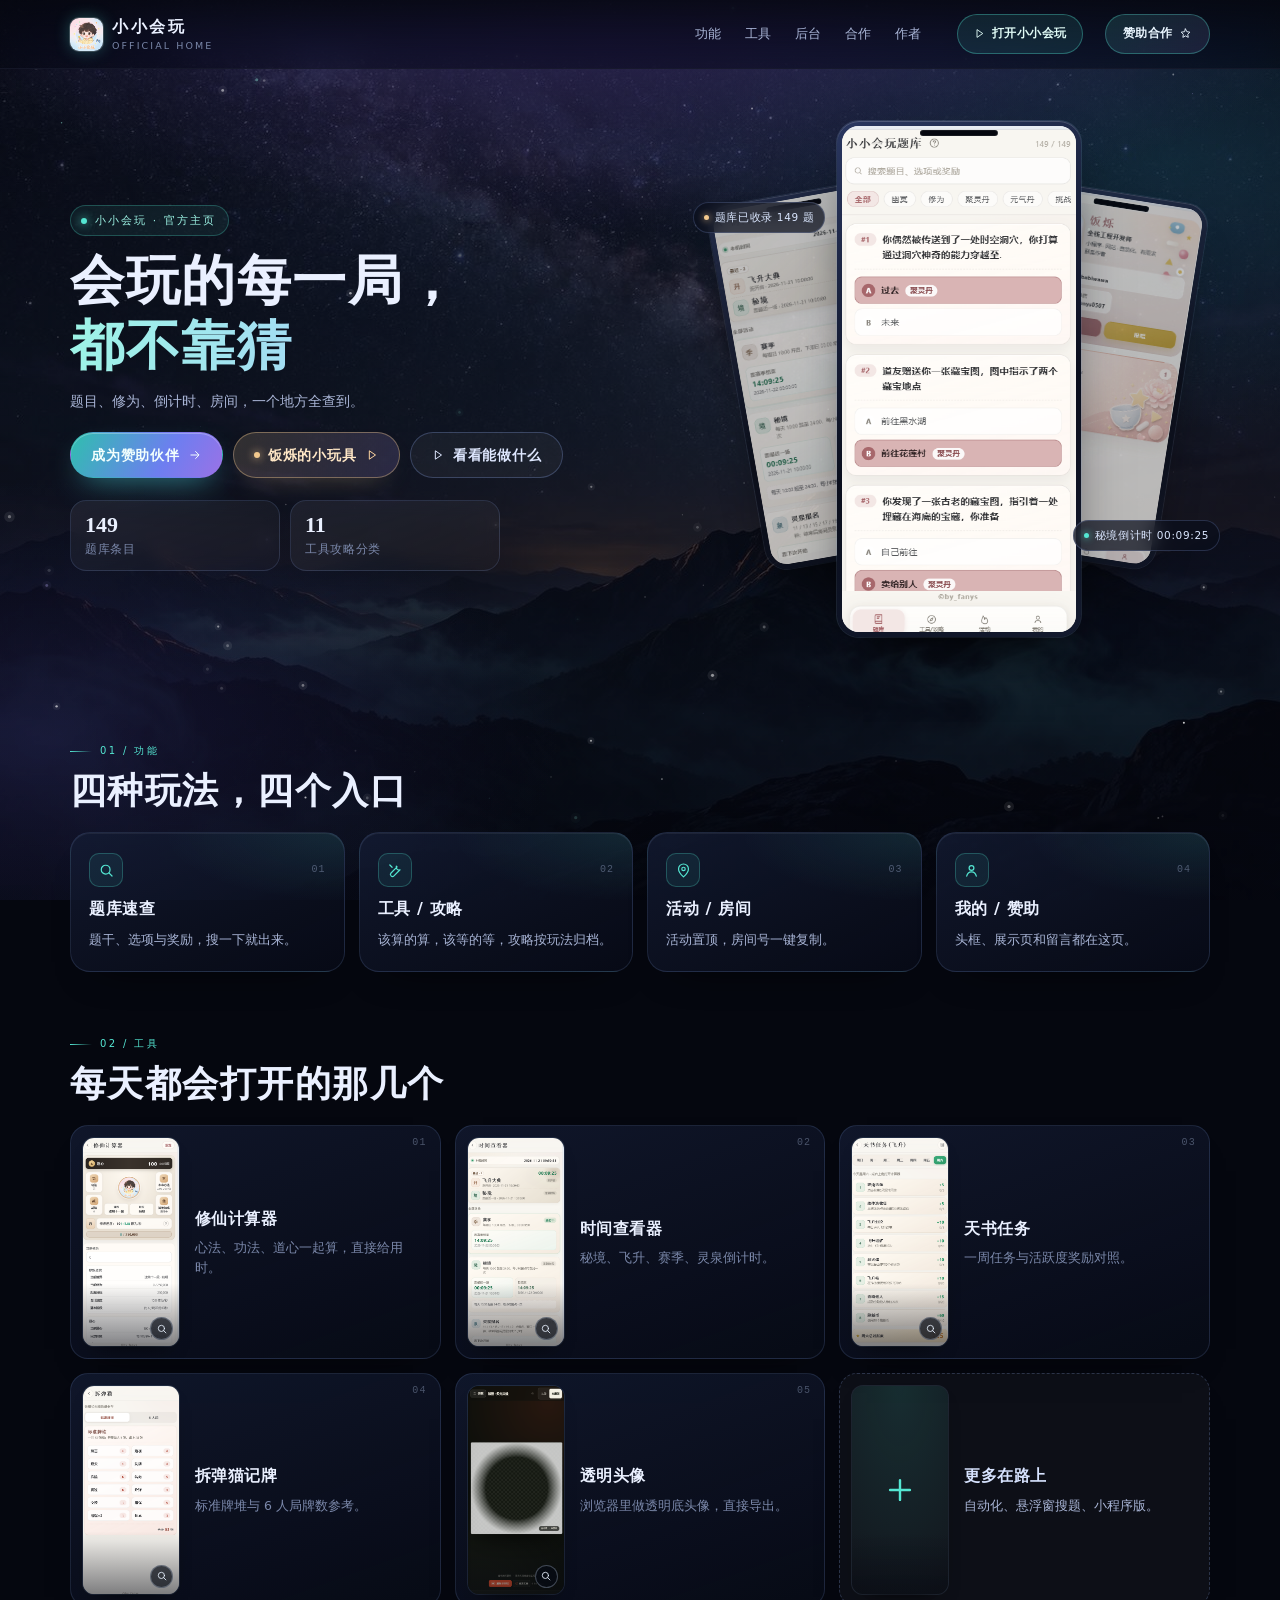
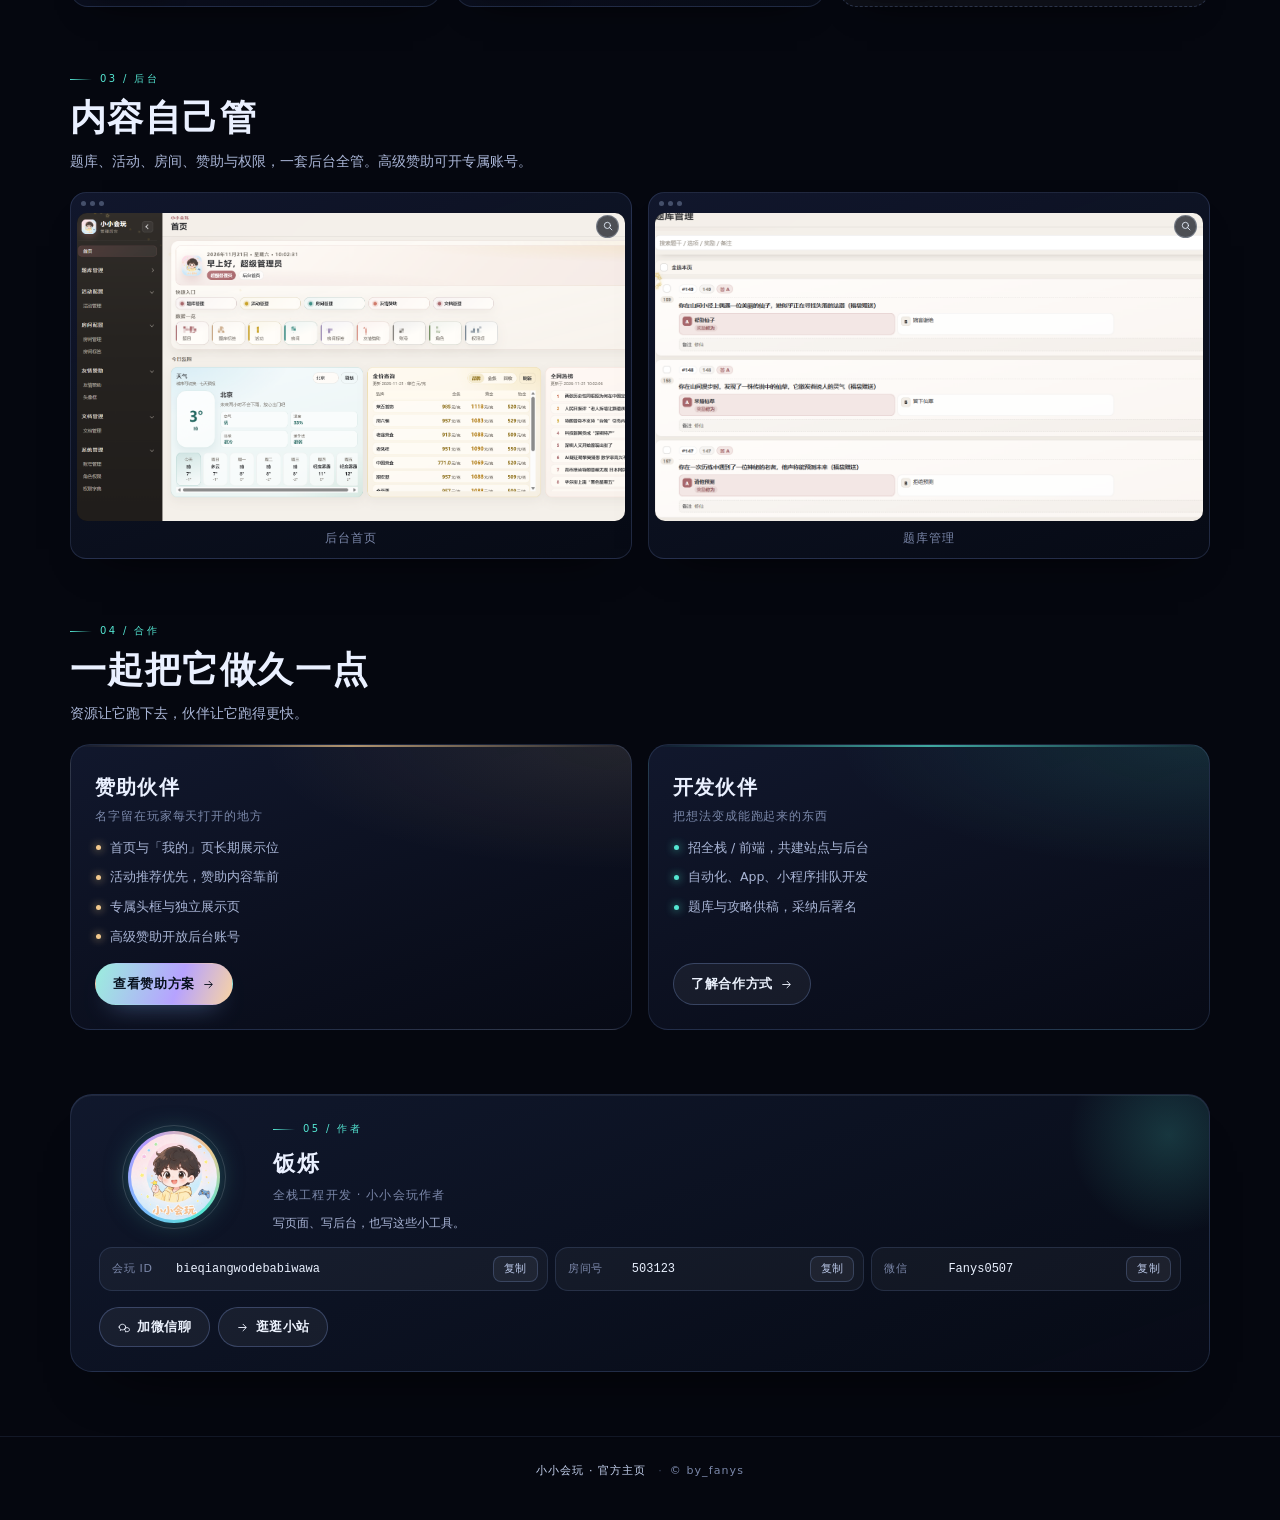
<file: index.html>
<!DOCTYPE html>
<html lang="zh-CN">
<head>
<meta charset="utf-8">
<meta name="viewport" content="width=device-width, initial-scale=1, viewport-fit=cover">
<title>小小会玩 · 官方主页</title>
<meta name="description" content="小小会玩官方主页：题库速查、修仙工具、秘境倒计时与活动房间，并开放赞助合作与共同开发。">
<meta name="theme-color" content="#05070f">
<meta property="og:title" content="小小会玩 · 官方主页">
<meta property="og:description" content="小小会玩官方主页：题库速查、修仙工具、秘境倒计时与活动房间，并开放赞助合作与共同开发。">
<meta property="og:type" content="website">
<link rel="icon" href="./images/app-icon.jpg">
<link rel="apple-touch-icon" href="./images/app-icon.jpg">
<style>:root{--bg-portrait:url("../images/bg-starry-portrait-s.jpg");--bg-wide:url("../images/bg-starry-wide-s.jpg");}</style>
<link rel="stylesheet" href="./assets/site.css?v=70127a26">
</head>
<body>
<div class="progress" aria-hidden="true"></div>
<div class="bg" aria-hidden="true"></div>
<div class="veil" aria-hidden="true"></div>
<canvas id="stars" aria-hidden="true"></canvas>
<header class="site-head">
  <div class="wrap">
    <a class="brand" href="./index.html">
      <img src="./images/app-icon.jpg" alt="小小会玩图标" width="33" height="33">
      <span><b>小小会玩</b><small>OFFICIAL HOME</small></span>
    </a>
    <nav class="nav"><a href="#features">功能</a><a href="#tools">工具</a><a href="#admin">后台</a><a href="#join">合作</a><a href="#author">作者</a></nav>
    <a class="head-app" href="#" data-app="open" aria-label="打开小小会玩"><svg viewBox="0 0 24 24" fill="none" stroke="currentColor" stroke-width="1.7" stroke-linecap="round" stroke-linejoin="round" aria-hidden="true"><path d="M8 5.2l10 6.8-10 6.8z"/></svg><span class="ha-short">打开</span><span class="ha-long">打开小小会玩</span></a>
    <a class="head-cta" href="./sponsor.html">赞助合作 <svg viewBox="0 0 24 24" fill="none" stroke="currentColor" stroke-width="1.7" stroke-linecap="round" stroke-linejoin="round" aria-hidden="true"><path d="M12 3.6l2.5 5.1 5.6.8-4 4 1 5.6-5-2.7-5 2.7 1-5.6-4-4 5.6-.8z"/></svg></a>
  </div>
</header>
<main>
<section class="hero wrap" id="top">
  <div class="hero-inner">
    <div class="hero-copy reveal">
      <span class="eyebrow"><i></i>小小会玩 · 官方主页</span>
      <h1><span class="line">会玩的每一局，</span><span class="line grad">都不靠猜</span></h1>
      <p class="hero-lead">题目、修为、倒计时、房间，一个地方全查到。</p>
      <div class="cta-row">
        <a class="btn btn-primary" href="./sponsor.html">成为赞助伙伴<svg viewBox="0 0 24 24" fill="none" stroke="currentColor" stroke-width="1.7" stroke-linecap="round" stroke-linejoin="round" aria-hidden="true"><path d="M5 12h13"/><path d="M13 6l6 6-6 6"/></svg></a>
        <a class="btn btn-toy" href="https://shuool.github.io/tools" data-todo="toy" data-tip="小玩具马上就来 ✦"><span class="btn-toy-dot" aria-hidden="true"></span>饭烁的小玩具<svg viewBox="0 0 24 24" fill="none" stroke="currentColor" stroke-width="1.7" stroke-linecap="round" stroke-linejoin="round" aria-hidden="true"><path d="M8 5.2l10 6.8-10 6.8z"/></svg></a>
        <a class="btn btn-ghost" href="#features"><svg viewBox="0 0 24 24" fill="none" stroke="currentColor" stroke-width="1.7" stroke-linecap="round" stroke-linejoin="round" aria-hidden="true"><path d="M8 5.2l10 6.8-10 6.8z"/></svg>看看能做什么</a>
      </div>
      <div class="stats"><div class="stat"><b data-count="149">149</b><span>题库条目</span></div><div class="stat"><b data-count="11">11</b><span>工具攻略分类</span></div></div>
    </div>
    <div class="hero-visual reveal">
      <div class="halo" aria-hidden="true"></div>
      <article class="phone phone--left"><img src="./images/时间查看器.png" alt="" loading="lazy" decoding="async" data-view="./images/时间查看器.png" data-title="页面预览"></article>
      <article class="phone phone--right"><img src="./images/我的.png" alt="" loading="lazy" decoding="async" data-view="./images/我的.png" data-title="页面预览"></article>
      <article class="phone phone--main"><img src="./images/题库.png" alt="题库页面：搜索题目与奖励标签" fetchpriority="high" decoding="async" data-view="./images/题库.png" data-title="题库页面：搜索题目与奖励标签"></article>
      <div class="float-chip chip-a"><i></i>题库已收录 149 题</div><div class="float-chip chip-b"><i></i>秘境倒计时 00:09:25</div>
    </div>
  </div>
</section>

<section class="sec wrap" id="features">
  <div class="sec-head reveal">
    <p class="kicker">01 / 功能</p>
    <h2 class="sec-title">四种玩法，四个入口</h2>
  </div>
  <div class="features">
        <article class="feature reveal">
          <div class="feature-head"><span class="f-ico"><svg viewBox="0 0 24 24" fill="none" stroke="currentColor" stroke-width="1.7" stroke-linecap="round" stroke-linejoin="round" aria-hidden="true"><circle cx="10.8" cy="10.8" r="6.2"/><path d="M15.4 15.4l4.4 4.4"/></svg></span><span class="f-num">01</span></div>
          <h3>题库速查</h3>
          <p>题干、选项与奖励，搜一下就出来。</p>
        </article>
        <article class="feature reveal">
          <div class="feature-head"><span class="f-ico"><svg viewBox="0 0 24 24" fill="none" stroke="currentColor" stroke-width="1.7" stroke-linecap="round" stroke-linejoin="round" aria-hidden="true"><path d="M14.6 5.8a4 4 0 0 0 5.2 5.2l-8.6 8.6a2.9 2.9 0 0 1-4.1-4.1l8.6-8.6z"/><path d="M5.4 4.2l3.2 3.2"/></svg></span><span class="f-num">02</span></div>
          <h3>工具 / 攻略</h3>
          <p>该算的算，该等的等，攻略按玩法归档。</p>
        </article>
        <article class="feature reveal">
          <div class="feature-head"><span class="f-ico"><svg viewBox="0 0 24 24" fill="none" stroke="currentColor" stroke-width="1.7" stroke-linecap="round" stroke-linejoin="round" aria-hidden="true"><path d="M12 21s7-6.4 7-11.2A7 7 0 0 0 5 9.8C5 14.6 12 21 12 21z"/><circle cx="12" cy="9.8" r="2.4"/></svg></span><span class="f-num">03</span></div>
          <h3>活动 / 房间</h3>
          <p>活动置顶，房间号一键复制。</p>
        </article>
        <article class="feature reveal">
          <div class="feature-head"><span class="f-ico"><svg viewBox="0 0 24 24" fill="none" stroke="currentColor" stroke-width="1.7" stroke-linecap="round" stroke-linejoin="round" aria-hidden="true"><circle cx="12" cy="8.4" r="3.4"/><path d="M5.2 20c.9-3.9 3.6-6 6.8-6s5.9 2.1 6.8 6"/></svg></span><span class="f-num">04</span></div>
          <h3>我的 / 赞助</h3>
          <p>头框、展示页和留言都在这页。</p>
        </article>
  </div>
</section>

<section class="sec wrap" id="tools">
  <div class="sec-head reveal">
    <p class="kicker">02 / 工具</p>
    <h2 class="sec-title">每天都会打开的那几个</h2>
  </div>
  <div class="tools">
        <article class="tool reveal">
          <div class="tool-thumb"><img src="./images/修仙计算器.png" alt="修仙计算器界面" loading="lazy" decoding="async" data-view="./images/修仙计算器.png" data-title="修仙计算器界面"><span class="zoom-mark"><svg viewBox="0 0 24 24" fill="none" stroke="currentColor" stroke-width="1.7" stroke-linecap="round" stroke-linejoin="round" aria-hidden="true"><circle cx="10.8" cy="10.8" r="6.2"/><path d="M15.4 15.4l4.4 4.4"/></svg></span></div>
          <span class="tool-idx">01</span>
          <div class="tool-body">
            <h3>修仙计算器</h3>
            <p>心法、功法、道心一起算，直接给用时。</p>
          </div>
        </article>
        <article class="tool reveal">
          <div class="tool-thumb"><img src="./images/时间查看器.png" alt="时间查看器界面" loading="lazy" decoding="async" data-view="./images/时间查看器.png" data-title="时间查看器界面"><span class="zoom-mark"><svg viewBox="0 0 24 24" fill="none" stroke="currentColor" stroke-width="1.7" stroke-linecap="round" stroke-linejoin="round" aria-hidden="true"><circle cx="10.8" cy="10.8" r="6.2"/><path d="M15.4 15.4l4.4 4.4"/></svg></span></div>
          <span class="tool-idx">02</span>
          <div class="tool-body">
            <h3>时间查看器</h3>
            <p>秘境、飞升、赛季、灵泉倒计时。</p>
          </div>
        </article>
        <article class="tool reveal">
          <div class="tool-thumb"><img src="./images/天书任务.png" alt="天书任务界面" loading="lazy" decoding="async" data-view="./images/天书任务.png" data-title="天书任务界面"><span class="zoom-mark"><svg viewBox="0 0 24 24" fill="none" stroke="currentColor" stroke-width="1.7" stroke-linecap="round" stroke-linejoin="round" aria-hidden="true"><circle cx="10.8" cy="10.8" r="6.2"/><path d="M15.4 15.4l4.4 4.4"/></svg></span></div>
          <span class="tool-idx">03</span>
          <div class="tool-body">
            <h3>天书任务</h3>
            <p>一周任务与活跃度奖励对照。</p>
          </div>
        </article>
        <article class="tool reveal">
          <div class="tool-thumb"><img src="./images/拆弹猫.png" alt="拆弹猫记牌界面" loading="lazy" decoding="async" data-view="./images/拆弹猫.png" data-title="拆弹猫记牌界面"><span class="zoom-mark"><svg viewBox="0 0 24 24" fill="none" stroke="currentColor" stroke-width="1.7" stroke-linecap="round" stroke-linejoin="round" aria-hidden="true"><circle cx="10.8" cy="10.8" r="6.2"/><path d="M15.4 15.4l4.4 4.4"/></svg></span></div>
          <span class="tool-idx">04</span>
          <div class="tool-body">
            <h3>拆弹猫记牌</h3>
            <p>标准牌堆与 6 人局牌数参考。</p>
          </div>
        </article>
        <article class="tool reveal">
          <div class="tool-thumb"><img src="./images/透明头像工具制作.png" alt="透明头像生成界面" loading="lazy" decoding="async" data-view="./images/透明头像工具制作.png" data-title="透明头像生成界面"><span class="zoom-mark"><svg viewBox="0 0 24 24" fill="none" stroke="currentColor" stroke-width="1.7" stroke-linecap="round" stroke-linejoin="round" aria-hidden="true"><circle cx="10.8" cy="10.8" r="6.2"/><path d="M15.4 15.4l4.4 4.4"/></svg></span></div>
          <span class="tool-idx">05</span>
          <div class="tool-body">
            <h3>透明头像</h3>
            <p>浏览器里做透明底头像，直接导出。</p>
          </div>
        </article><article class="tool tool--more reveal">
          <div class="tool-thumb tool-thumb--more"><svg viewBox="0 0 24 24" fill="none" stroke="currentColor" stroke-width="1.7" stroke-linecap="round" stroke-linejoin="round" aria-hidden="true"><path d="M12 5v14"/><path d="M5 12h14"/></svg></div>
          <div class="tool-body">
            <h3>更多在路上</h3>
            <p>自动化、悬浮窗搜题、小程序版。</p>
          </div>
        </article>
  </div>
</section>

<section class="sec wrap" id="admin">
  <div class="sec-head reveal">
    <p class="kicker">03 / 后台</p>
    <h2 class="sec-title">内容自己管</h2>
    <p class="sec-sub">题库、活动、房间、赞助与权限，一套后台全管。高级赞助可开专属账号。</p>
  </div>
  <div class="shots">
        <article class="shot reveal">
          <div class="shot-bar" aria-hidden="true"><i></i><i></i><i></i></div>
          <img src="./images/后台.png" alt="后台首页" loading="lazy" decoding="async" data-view="./images/后台.png" data-title="后台首页">
          <span class="zoom-mark"><svg viewBox="0 0 24 24" fill="none" stroke="currentColor" stroke-width="1.7" stroke-linecap="round" stroke-linejoin="round" aria-hidden="true"><circle cx="10.8" cy="10.8" r="6.2"/><path d="M15.4 15.4l4.4 4.4"/></svg></span>
          <p class="shot-cap">后台首页</p>
        </article>
        <article class="shot reveal">
          <div class="shot-bar" aria-hidden="true"><i></i><i></i><i></i></div>
          <img src="./images/后台题库.png" alt="题库管理" loading="lazy" decoding="async" data-view="./images/后台题库.png" data-title="题库管理">
          <span class="zoom-mark"><svg viewBox="0 0 24 24" fill="none" stroke="currentColor" stroke-width="1.7" stroke-linecap="round" stroke-linejoin="round" aria-hidden="true"><circle cx="10.8" cy="10.8" r="6.2"/><path d="M15.4 15.4l4.4 4.4"/></svg></span>
          <p class="shot-cap">题库管理</p>
        </article>
  </div>
</section>

<section class="sec wrap" id="join">
  <div class="sec-head reveal">
    <p class="kicker">04 / 合作</p>
    <h2 class="sec-title">一起把它做久一点</h2>
    <p class="sec-sub">资源让它跑下去，伙伴让它跑得更快。</p>
  </div>
  <div class="join">
        <article class="join-card  reveal">
          <h3>赞助伙伴</h3>
          <p class="join-sub">名字留在玩家每天打开的地方</p>
          <ul class="points"><li>首页与「我的」页长期展示位</li><li>活动推荐优先，赞助内容靠前</li><li>专属头框与独立展示页</li><li>高级赞助开放后台账号</li></ul>
          <div class="cta-row">
            <a class="line-btn solid-line" href="./sponsor.html">查看赞助方案<svg viewBox="0 0 24 24" fill="none" stroke="currentColor" stroke-width="1.7" stroke-linecap="round" stroke-linejoin="round" aria-hidden="true"><path d="M5 12h13"/><path d="M13 6l6 6-6 6"/></svg></a>
          </div>
        </article>
        <article class="join-card dev reveal">
          <h3>开发伙伴</h3>
          <p class="join-sub">把想法变成能跑起来的东西</p>
          <ul class="points"><li>招全栈 / 前端，共建站点与后台</li><li>自动化、App、小程序排队开发</li><li>题库与攻略供稿，采纳后署名</li></ul>
          <div class="cta-row">
            <a class="line-btn " href="./join.html">了解合作方式<svg viewBox="0 0 24 24" fill="none" stroke="currentColor" stroke-width="1.7" stroke-linecap="round" stroke-linejoin="round" aria-hidden="true"><path d="M5 12h13"/><path d="M13 6l6 6-6 6"/></svg></a>
          </div>
        </article>
  </div>
</section>

<section class="sec wrap" id="author">
  <div class="author reveal">
    <div class="author-main">
      <div class="ava"><img src="./images/app-icon.jpg" alt="饭烁头像" loading="lazy" decoding="async"></div>
      <div class="author-intro">
        <p class="kicker">05 / 作者</p>
        <h2 class="author-name">饭烁</h2>
        <p class="author-role">全栈工程开发 · 小小会玩作者</p>
        <p class="author-bio">写页面、写后台，也写这些小工具。</p>
      </div>
    </div>
    <dl class="id-list">
          <div class="id-row">
            <dt>会玩 ID</dt>
            <dd>bieqiangwodebabiwawa</dd>
            <button class="copy" type="button" data-copy="bieqiangwodebabiwawa" data-label="复制">复制</button>
          </div>
          <div class="id-row">
            <dt>房间号</dt>
            <dd>503123</dd>
            <button class="copy" type="button" data-copy="503123" data-label="复制">复制</button>
          </div>
          <div class="id-row">
            <dt>微信</dt>
            <dd>Fanys0507</dd>
            <button class="copy" type="button" data-copy="Fanys0507" data-label="复制">复制</button>
          </div>
    </dl>
    <div class="author-actions"><button class="line-btn" type="button" data-copy="Fanys0507" data-label="加微信聊"><svg viewBox="0 0 24 24" fill="none" stroke="currentColor" stroke-width="1.7" stroke-linecap="round" stroke-linejoin="round" aria-hidden="true"><path d="M4 11.2c0-3 2.8-5.2 6-5.2s6 2.2 6 5.2-2.8 5.2-6 5.2c-.6 0-1.2-.1-1.7-.2L6 17.6l.6-2.3A5.6 5.6 0 0 1 4 11.2z"/><path d="M14 16c0-2.2 2.1-3.8 4.5-3.8S23 13.8 23 16s-2.1 3.8-4.5 3.8c-.5 0-.9-.1-1.3-.2L15.6 20l.4-1.6A4.4 4.4 0 0 1 14 16z"/></svg>加微信聊</button><a class="line-btn" href="#tools"><svg viewBox="0 0 24 24" fill="none" stroke="currentColor" stroke-width="1.7" stroke-linecap="round" stroke-linejoin="round" aria-hidden="true"><path d="M5 12h13"/><path d="M13 6l6 6-6 6"/></svg>逛逛小站</a></div>
  </div>
</section></main>
<footer class="foot">
  <div class="wrap">
    <b>小小会玩 · 官方主页</b>
    <span class="dot">·</span>© by_fanys
  </div>
</footer>
<nav class="dock" aria-label="快捷导航">
  <a href="./index.html#features"><svg viewBox="0 0 24 24" fill="none" stroke="currentColor" stroke-width="1.7" stroke-linecap="round" stroke-linejoin="round" aria-hidden="true"><rect x="4" y="4" width="7" height="7" rx="1.6"/><rect x="13" y="4" width="7" height="7" rx="1.6"/><rect x="4" y="13" width="7" height="7" rx="1.6"/><rect x="13" y="13" width="7" height="7" rx="1.6"/></svg>功能</a><a href="./index.html#tools"><svg viewBox="0 0 24 24" fill="none" stroke="currentColor" stroke-width="1.7" stroke-linecap="round" stroke-linejoin="round" aria-hidden="true"><path d="M14.6 5.8a4 4 0 0 0 5.2 5.2l-8.6 8.6a2.9 2.9 0 0 1-4.1-4.1l8.6-8.6z"/><path d="M5.4 4.2l3.2 3.2"/></svg>工具</a><a href="./index.html#join"><svg viewBox="0 0 24 24" fill="none" stroke="currentColor" stroke-width="1.7" stroke-linecap="round" stroke-linejoin="round" aria-hidden="true"><path d="M12 3.6l2.5 5.1 5.6.8-4 4 1 5.6-5-2.7-5 2.7 1-5.6-4-4 5.6-.8z"/></svg>赞助</a><a href="./index.html#author"><svg viewBox="0 0 24 24" fill="none" stroke="currentColor" stroke-width="1.7" stroke-linecap="round" stroke-linejoin="round" aria-hidden="true"><circle cx="12" cy="8.4" r="3.4"/><path d="M5.2 20c.9-3.9 3.6-6 6.8-6s5.9 2.1 6.8 6"/></svg>作者</a>
</nav>
<button class="to-top" type="button" aria-label="返回顶部" title="返回顶部">
  <svg viewBox="0 0 24 24" fill="none" stroke="currentColor" stroke-width="1.8" stroke-linecap="round" stroke-linejoin="round" aria-hidden="true"><path d="M12 19V5"/><path d="M6 11l6-6 6 6"/></svg>
</button>
<div class="toast" id="toast" role="status" aria-live="polite"></div>
<div class="app-modal" id="appModal" aria-hidden="true">
  <div class="app-modal-card" role="dialog" aria-modal="true" aria-labelledby="appModalTitle">
    <button class="app-modal-x" type="button" data-app-close aria-label="关闭提示">
      <svg viewBox="0 0 24 24" fill="none" stroke="currentColor" stroke-width="1.8" stroke-linecap="round" aria-hidden="true"><path d="M6 6l12 12"/><path d="M18 6L6 18"/></svg>
    </button>
    <p class="app-badge"><i></i>APP · 暂未发布</p>
    <h3 id="appModalTitle">小小会玩暂未发布</h3>
    <p class="app-desc">App 还在最后调试，暂时下载不到。赞助会用在服务器、上架和后续开发上；想第一时间玩到，先加微信留个位置。</p>
    <div class="app-modal-actions">
      <a class="btn btn-primary" href="./sponsor.html">成为赞助伙伴<svg viewBox="0 0 24 24" fill="none" stroke="currentColor" stroke-width="1.7" stroke-linecap="round" stroke-linejoin="round" aria-hidden="true"><path d="M5 12h13"/><path d="M13 6l6 6-6 6"/></svg></a>
      <button class="btn btn-ghost" type="button" data-copy="Fanys0507" data-label="加微信">加微信</button>
    </div>
    <p class="app-note">微信 Fanys0507 · 房间 503123</p>
  </div>
</div>
<script src="./assets/site.js?v=76761f12" defer></script>
</body>
</html>
</file>
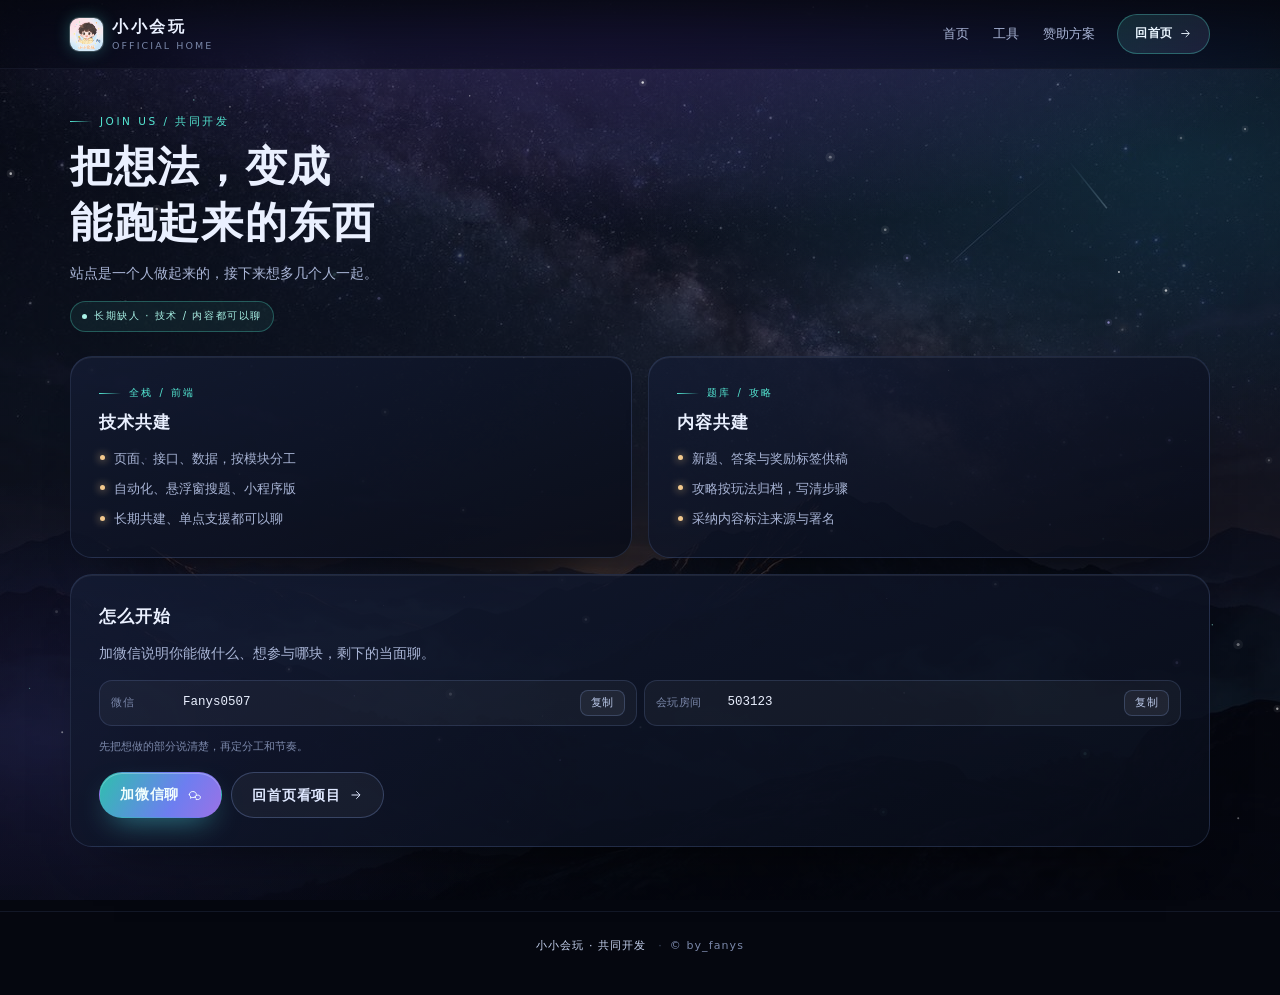
<file: join.html>
<!DOCTYPE html>
<html lang="zh-CN">
<head>
<meta charset="utf-8">
<meta name="viewport" content="width=device-width, initial-scale=1, viewport-fit=cover">
<title>把想法，变成能跑起来的东西 · 小小会玩</title>
<meta name="description" content="站点是一个人做起来的，接下来想多几个人一起。">
<meta name="theme-color" content="#05070f">
<meta property="og:title" content="把想法，变成能跑起来的东西 · 小小会玩">
<meta property="og:description" content="站点是一个人做起来的，接下来想多几个人一起。">
<meta property="og:type" content="website">
<link rel="icon" href="./images/app-icon.jpg">
<link rel="apple-touch-icon" href="./images/app-icon.jpg">
<style>:root{--bg-portrait:url("../images/bg-starry-portrait-s.jpg");--bg-wide:url("../images/bg-starry-wide-s.jpg");}</style>
<link rel="stylesheet" href="./assets/site.css?v=70127a26">
</head>
<body>
<div class="progress" aria-hidden="true"></div>
<div class="bg" aria-hidden="true"></div>
<div class="veil" aria-hidden="true"></div>
<canvas id="stars" aria-hidden="true"></canvas>
<header class="site-head">
  <div class="wrap">
    <a class="brand" href="./index.html">
      <img src="./images/app-icon.jpg" alt="小小会玩图标" width="33" height="33">
      <span><b>小小会玩</b><small>OFFICIAL HOME</small></span>
    </a>
    <nav class="nav"><a href="./index.html">首页</a><a href="./index.html#tools">工具</a><a href="./sponsor.html">赞助方案</a></nav>
    
    <a class="head-cta" href="./index.html">回首页 <svg viewBox="0 0 24 24" fill="none" stroke="currentColor" stroke-width="1.7" stroke-linecap="round" stroke-linejoin="round" aria-hidden="true"><path d="M5 12h13"/><path d="M13 6l6 6-6 6"/></svg></a>
  </div>
</header>
<main>
<section class="page-hero wrap">
  <p class="kicker">JOIN US / 共同开发</p>
  <h1>把想法，变成<br>能跑起来的东西</h1>
  <p class="page-lead">站点是一个人做起来的，接下来想多几个人一起。</p>
  <p class="page-badge cyan"><i></i>长期缺人 · 技术 / 内容都可以聊</p>
</section>

<section class="wrap">
  <div class="page-grid">
        <article class="page-card reveal">
          <p class="kicker">全栈 / 前端</p>
          <h2>技术共建</h2>
          <ul class="page-list"><li>页面、接口、数据，按模块分工</li><li>自动化、悬浮窗搜题、小程序版</li><li>长期共建、单点支援都可以聊</li></ul>
        </article>
        <article class="page-card reveal">
          <p class="kicker">题库 / 攻略</p>
          <h2>内容共建</h2>
          <ul class="page-list"><li>新题、答案与奖励标签供稿</li><li>攻略按玩法归档，写清步骤</li><li>采纳内容标注来源与署名</li></ul>
        </article>
    <article class="page-card wide reveal">
      <h2>怎么开始</h2>
      <p class="page-lead">加微信说明你能做什么、想参与哪块，剩下的当面聊。</p>
      <div class="contacts">
          <div class="contact-row"><span>微信</span><strong>Fanys0507</strong><button class="copy" type="button" data-copy="Fanys0507" data-label="复制">复制</button></div>
          <div class="contact-row"><span>会玩房间</span><strong>503123</strong><button class="copy" type="button" data-copy="503123" data-label="复制">复制</button></div></div>
      <p class="page-note">先把想做的部分说清楚，再定分工和节奏。</p>
      <div class="page-actions">
        <button class="btn btn-primary" type="button" data-copy="Fanys0507" data-label="加微信聊">加微信聊<svg viewBox="0 0 24 24" fill="none" stroke="currentColor" stroke-width="1.7" stroke-linecap="round" stroke-linejoin="round" aria-hidden="true"><path d="M4 11.2c0-3 2.8-5.2 6-5.2s6 2.2 6 5.2-2.8 5.2-6 5.2c-.6 0-1.2-.1-1.7-.2L6 17.6l.6-2.3A5.6 5.6 0 0 1 4 11.2z"/><path d="M14 16c0-2.2 2.1-3.8 4.5-3.8S23 13.8 23 16s-2.1 3.8-4.5 3.8c-.5 0-.9-.1-1.3-.2L15.6 20l.4-1.6A4.4 4.4 0 0 1 14 16z"/></svg></button>
        <a class="btn btn-ghost" href="./index.html">回首页看项目<svg viewBox="0 0 24 24" fill="none" stroke="currentColor" stroke-width="1.7" stroke-linecap="round" stroke-linejoin="round" aria-hidden="true"><path d="M5 12h13"/><path d="M13 6l6 6-6 6"/></svg></a>
      </div>
    </article>
  </div>
</section></main>
<footer class="foot">
  <div class="wrap">
    <b>小小会玩 · 共同开发</b>
    <span class="dot">·</span>© by_fanys
  </div>
</footer>
<nav class="dock" aria-label="快捷导航">
  <a href="./index.html#features"><svg viewBox="0 0 24 24" fill="none" stroke="currentColor" stroke-width="1.7" stroke-linecap="round" stroke-linejoin="round" aria-hidden="true"><rect x="4" y="4" width="7" height="7" rx="1.6"/><rect x="13" y="4" width="7" height="7" rx="1.6"/><rect x="4" y="13" width="7" height="7" rx="1.6"/><rect x="13" y="13" width="7" height="7" rx="1.6"/></svg>功能</a><a href="./index.html#tools"><svg viewBox="0 0 24 24" fill="none" stroke="currentColor" stroke-width="1.7" stroke-linecap="round" stroke-linejoin="round" aria-hidden="true"><path d="M14.6 5.8a4 4 0 0 0 5.2 5.2l-8.6 8.6a2.9 2.9 0 0 1-4.1-4.1l8.6-8.6z"/><path d="M5.4 4.2l3.2 3.2"/></svg>工具</a><a href="./index.html#join"><svg viewBox="0 0 24 24" fill="none" stroke="currentColor" stroke-width="1.7" stroke-linecap="round" stroke-linejoin="round" aria-hidden="true"><path d="M12 3.6l2.5 5.1 5.6.8-4 4 1 5.6-5-2.7-5 2.7 1-5.6-4-4 5.6-.8z"/></svg>赞助</a><a href="./index.html#author"><svg viewBox="0 0 24 24" fill="none" stroke="currentColor" stroke-width="1.7" stroke-linecap="round" stroke-linejoin="round" aria-hidden="true"><circle cx="12" cy="8.4" r="3.4"/><path d="M5.2 20c.9-3.9 3.6-6 6.8-6s5.9 2.1 6.8 6"/></svg>作者</a>
</nav>
<button class="to-top" type="button" aria-label="返回顶部" title="返回顶部">
  <svg viewBox="0 0 24 24" fill="none" stroke="currentColor" stroke-width="1.8" stroke-linecap="round" stroke-linejoin="round" aria-hidden="true"><path d="M12 19V5"/><path d="M6 11l6-6 6 6"/></svg>
</button>
<div class="toast" id="toast" role="status" aria-live="polite"></div>

<script src="./assets/site.js?v=76761f12" defer></script>
</body>
</html>
</file>
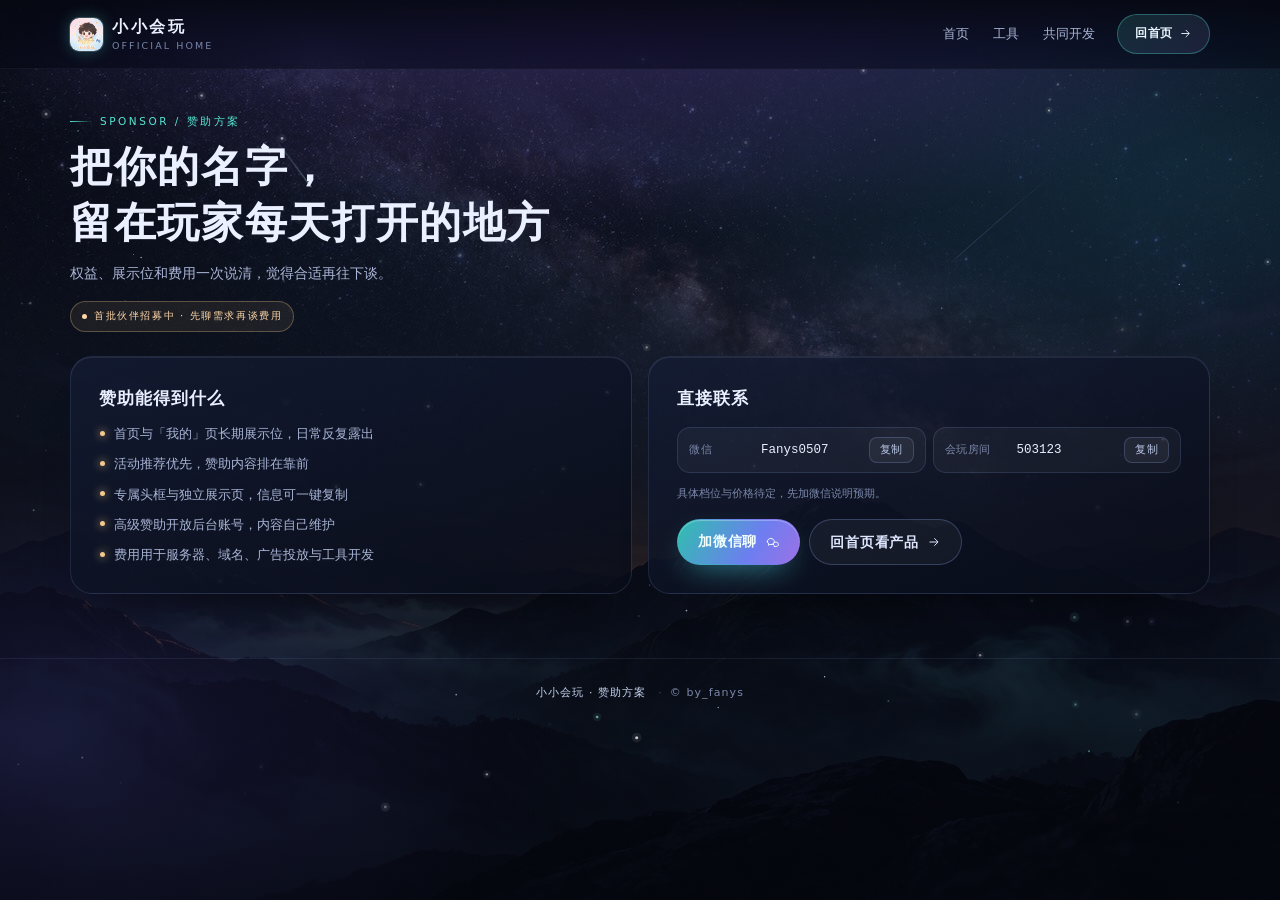
<file: sponsor.html>
<!DOCTYPE html>
<html lang="zh-CN">
<head>
<meta charset="utf-8">
<meta name="viewport" content="width=device-width, initial-scale=1, viewport-fit=cover">
<title>把你的名字，留在玩家每天打开的地方 · 小小会玩</title>
<meta name="description" content="权益、展示位和费用一次说清，觉得合适再往下谈。">
<meta name="theme-color" content="#05070f">
<meta property="og:title" content="把你的名字，留在玩家每天打开的地方 · 小小会玩">
<meta property="og:description" content="权益、展示位和费用一次说清，觉得合适再往下谈。">
<meta property="og:type" content="website">
<link rel="icon" href="./images/app-icon.jpg">
<link rel="apple-touch-icon" href="./images/app-icon.jpg">
<style>:root{--bg-portrait:url("../images/bg-starry-portrait-s.jpg");--bg-wide:url("../images/bg-starry-wide-s.jpg");}</style>
<link rel="stylesheet" href="./assets/site.css?v=70127a26">
</head>
<body>
<div class="progress" aria-hidden="true"></div>
<div class="bg" aria-hidden="true"></div>
<div class="veil" aria-hidden="true"></div>
<canvas id="stars" aria-hidden="true"></canvas>
<header class="site-head">
  <div class="wrap">
    <a class="brand" href="./index.html">
      <img src="./images/app-icon.jpg" alt="小小会玩图标" width="33" height="33">
      <span><b>小小会玩</b><small>OFFICIAL HOME</small></span>
    </a>
    <nav class="nav"><a href="./index.html">首页</a><a href="./index.html#tools">工具</a><a href="./join.html">共同开发</a></nav>
    
    <a class="head-cta" href="./index.html">回首页 <svg viewBox="0 0 24 24" fill="none" stroke="currentColor" stroke-width="1.7" stroke-linecap="round" stroke-linejoin="round" aria-hidden="true"><path d="M5 12h13"/><path d="M13 6l6 6-6 6"/></svg></a>
  </div>
</header>
<main>
<section class="page-hero wrap">
  <p class="kicker">SPONSOR / 赞助方案</p>
  <h1>把你的名字，<br>留在玩家每天打开的地方</h1>
  <p class="page-lead">权益、展示位和费用一次说清，觉得合适再往下谈。</p>
  <p class="page-badge"><i></i>首批伙伴招募中 · 先聊需求再谈费用</p>
</section>

<section class="wrap">
  <div class="page-grid">
    <article class="page-card reveal">
      <h2>赞助能得到什么</h2>
      <ul class="page-list"><li>首页与「我的」页长期展示位，日常反复露出</li><li>活动推荐优先，赞助内容排在靠前</li><li>专属头框与独立展示页，信息可一键复制</li><li>高级赞助开放后台账号，内容自己维护</li><li>费用用于服务器、域名、广告投放与工具开发</li></ul>
    </article>
    <article class="page-card reveal">
      <h2>直接联系</h2>
      <div class="contacts">
          <div class="contact-row"><span>微信</span><strong>Fanys0507</strong><button class="copy" type="button" data-copy="Fanys0507" data-label="复制">复制</button></div>
          <div class="contact-row"><span>会玩房间</span><strong>503123</strong><button class="copy" type="button" data-copy="503123" data-label="复制">复制</button></div></div>
      <p class="page-note">具体档位与价格待定，先加微信说明预期。</p>
      <div class="page-actions">
        <button class="btn btn-primary" type="button" data-copy="Fanys0507" data-label="加微信聊">加微信聊<svg viewBox="0 0 24 24" fill="none" stroke="currentColor" stroke-width="1.7" stroke-linecap="round" stroke-linejoin="round" aria-hidden="true"><path d="M4 11.2c0-3 2.8-5.2 6-5.2s6 2.2 6 5.2-2.8 5.2-6 5.2c-.6 0-1.2-.1-1.7-.2L6 17.6l.6-2.3A5.6 5.6 0 0 1 4 11.2z"/><path d="M14 16c0-2.2 2.1-3.8 4.5-3.8S23 13.8 23 16s-2.1 3.8-4.5 3.8c-.5 0-.9-.1-1.3-.2L15.6 20l.4-1.6A4.4 4.4 0 0 1 14 16z"/></svg></button>
        <a class="btn btn-ghost" href="./index.html">回首页看产品<svg viewBox="0 0 24 24" fill="none" stroke="currentColor" stroke-width="1.7" stroke-linecap="round" stroke-linejoin="round" aria-hidden="true"><path d="M5 12h13"/><path d="M13 6l6 6-6 6"/></svg></a>
      </div>
    </article>
  </div>
</section></main>
<footer class="foot">
  <div class="wrap">
    <b>小小会玩 · 赞助方案</b>
    <span class="dot">·</span>© by_fanys
  </div>
</footer>
<nav class="dock" aria-label="快捷导航">
  <a href="./index.html#features"><svg viewBox="0 0 24 24" fill="none" stroke="currentColor" stroke-width="1.7" stroke-linecap="round" stroke-linejoin="round" aria-hidden="true"><rect x="4" y="4" width="7" height="7" rx="1.6"/><rect x="13" y="4" width="7" height="7" rx="1.6"/><rect x="4" y="13" width="7" height="7" rx="1.6"/><rect x="13" y="13" width="7" height="7" rx="1.6"/></svg>功能</a><a href="./index.html#tools"><svg viewBox="0 0 24 24" fill="none" stroke="currentColor" stroke-width="1.7" stroke-linecap="round" stroke-linejoin="round" aria-hidden="true"><path d="M14.6 5.8a4 4 0 0 0 5.2 5.2l-8.6 8.6a2.9 2.9 0 0 1-4.1-4.1l8.6-8.6z"/><path d="M5.4 4.2l3.2 3.2"/></svg>工具</a><a href="./index.html#join"><svg viewBox="0 0 24 24" fill="none" stroke="currentColor" stroke-width="1.7" stroke-linecap="round" stroke-linejoin="round" aria-hidden="true"><path d="M12 3.6l2.5 5.1 5.6.8-4 4 1 5.6-5-2.7-5 2.7 1-5.6-4-4 5.6-.8z"/></svg>赞助</a><a href="./index.html#author"><svg viewBox="0 0 24 24" fill="none" stroke="currentColor" stroke-width="1.7" stroke-linecap="round" stroke-linejoin="round" aria-hidden="true"><circle cx="12" cy="8.4" r="3.4"/><path d="M5.2 20c.9-3.9 3.6-6 6.8-6s5.9 2.1 6.8 6"/></svg>作者</a>
</nav>
<button class="to-top" type="button" aria-label="返回顶部" title="返回顶部">
  <svg viewBox="0 0 24 24" fill="none" stroke="currentColor" stroke-width="1.8" stroke-linecap="round" stroke-linejoin="round" aria-hidden="true"><path d="M12 19V5"/><path d="M6 11l6-6 6 6"/></svg>
</button>
<div class="toast" id="toast" role="status" aria-live="polite"></div>

<script src="./assets/site.js?v=76761f12" defer></script>
</body>
</html>
</file>
<file: assets/site.css>
/* ============================================================
   小小会玩 · 共用样式
   内容集中在 content.json，本文件只负责外观
   ============================================================ */
:root{
  --maxw:1140px;
  --ink:#eaf0ff;
  --dim:#a9b5d6;
  --muted:#7b88aa;
  --cyan:#54e6d2;
  --sky:#7db6ff;
  --violet:#b39bff;
  --gold:#f3c98d;
  --line:rgba(150,180,255,.15);
  --serif:"Noto Serif SC","Source Han Serif SC","Songti SC","STSong",serif;
  --sans:-apple-system,BlinkMacSystemFont,"PingFang SC","HarmonyOS Sans SC","Microsoft YaHei",system-ui,sans-serif;
  --mono:"SFMono-Regular",Consolas,"Liberation Mono",Menlo,monospace;
}

*,*::before,*::after{ box-sizing:border-box; }
html{
  -webkit-text-size-adjust:100%;
  scroll-behavior:smooth;
  overflow-x:hidden;
  scrollbar-color:rgba(120,150,220,.35) transparent;
}
body{
  margin:0;
  min-height:100vh;
  background:#05070f;
  color:var(--ink);
  font-family:var(--sans);
  font-size:16px;
  line-height:1.65;
  -webkit-font-smoothing:antialiased;
  overflow-x:hidden;
}
img{ display:block; max-width:100%; height:auto; }
figure,dl{ margin:0; }
a{ color:inherit; text-decoration:none; }
button{ font-family:inherit; }
::selection{ background:rgba(84,230,210,.28); color:#fff; }

/* ---------- 背景 ---------- */
.bg{
  position:fixed; inset:0; z-index:-2; pointer-events:none;
  background-image:var(--bg-portrait);
  background-size:cover;
  background-position:center 30%;
  background-repeat:no-repeat;
}
.veil{
  position:fixed; inset:0; z-index:-1; pointer-events:none;
  background:
    radial-gradient(95% 55% at 50% -8%, rgba(104,80,180,.5), transparent 62%),
    radial-gradient(70% 48% at 92% 18%, rgba(40,140,172,.2), transparent 62%),
    radial-gradient(60% 42% at 3% 82%, rgba(66,54,140,.26), transparent 68%),
    linear-gradient(180deg, rgba(4,6,14,.55), rgba(4,6,14,.9));
}
#stars{
  position:fixed; inset:0; z-index:0;
  width:100%; height:100%;
  pointer-events:none;
}
.wrap{ width:min(var(--maxw),calc(100% - 32px)); margin-inline:auto; }

/* ---------- 顶部 ---------- */
.progress{
  position:fixed; top:0; left:0; right:0; height:2px; z-index:70;
  transform-origin:0 50%;
  transform:scaleX(0);
  background:linear-gradient(90deg,var(--cyan),var(--violet),var(--gold));
}
.site-head{
  position:sticky; top:0; z-index:60;
  backdrop-filter:blur(16px) saturate(150%);
  -webkit-backdrop-filter:blur(16px) saturate(150%);
  background:linear-gradient(180deg,rgba(5,7,15,.88),rgba(5,7,15,.5));
  border-bottom:1px solid rgba(150,180,255,.09);
  transition:background .3s ease;
}
.site-head.scrolled{
  background:linear-gradient(180deg,rgba(5,7,15,.96),rgba(5,7,15,.8));
}
.site-head .wrap{
  display:flex; align-items:center; gap:12px;
  height:58px;
}
.brand{ display:flex; align-items:center; gap:9px; }
.brand img{
  width:29px; height:29px; border-radius:9px; object-fit:cover;
  box-shadow:0 0 0 1px rgba(255,255,255,.18),0 0 16px rgba(84,230,210,.3);
}
.brand b{ font-size:14.5px; letter-spacing:.16em; font-weight:600; display:block; }
.brand small{ display:none; font-size:9.5px; letter-spacing:.22em; color:var(--muted); }
.nav{ display:none; margin-left:auto; align-items:center; gap:24px; font-size:13px; color:var(--dim); }
.nav a{ position:relative; padding:6px 0; transition:color .2s; }
.nav a::after{
  content:""; position:absolute; left:0; right:0; bottom:0; height:1px;
  background:linear-gradient(90deg,var(--cyan),var(--violet));
  transform:scaleX(0); transform-origin:0 50%; transition:transform .28s ease;
}
.nav a:hover{ color:#fff; }
.nav a:hover::after{ transform:scaleX(1); }
.head-app{
  margin-left:auto;
  display:inline-flex; align-items:center; gap:6px;
  padding:7px 10px; border-radius:999px;
  font-size:12px; font-weight:600; letter-spacing:.04em;
  color:#dffaf5;
  border:1px solid rgba(84,230,210,.34);
  background:rgba(84,230,210,.1);
  white-space:nowrap;
}
.head-app svg{ width:13px; height:13px; }
.ha-long{ display:none; }
.head-cta{
  margin-left:8px;
  display:inline-flex; align-items:center; gap:6px;
  padding:7px 12px; border-radius:999px;
  font-size:12px; font-weight:600; letter-spacing:.05em;
  color:#eaf6ff;
  border:1px solid rgba(84,230,210,.32);
  background:linear-gradient(140deg,rgba(84,230,210,.14),rgba(179,155,255,.12));
  white-space:nowrap;
}
.head-cta svg{ width:13px; height:13px; }

@media (min-width:860px){
  .site-head .wrap{ height:68px; }
  .brand img{ width:33px; height:33px; }
  .brand b{ font-size:16px; }
  .brand small{ display:block; margin-top:-2px; }
  .nav{ display:flex; margin-left:auto; }
  .head-app{ margin-left:24px; padding:9px 15px; }
  .ha-short{ display:none; }
  .ha-long{ display:inline; }
  .head-cta{ margin-left:10px; padding:9px 17px; }
}

/* ---------- Hero ---------- */
.hero{ position:relative; padding:32px 0 6px; }
.hero-inner{ display:grid; gap:16px; }
.eyebrow{
  display:inline-flex; align-items:center; gap:8px;
  padding:6px 12px 6px 10px; border-radius:999px;
  font-size:10.5px; letter-spacing:.2em; text-transform:uppercase;
  color:#9df3e5;
  border:1px solid rgba(84,230,210,.26);
  background:rgba(84,230,210,.07);
}
.eyebrow i{
  width:6px; height:6px; border-radius:50%;
  background:var(--cyan); box-shadow:0 0 10px var(--cyan);
  animation:blink 2.6s ease-in-out infinite;
}
.hero h1{
  margin:13px 0 10px;
  font-family:var(--serif);
  font-size:clamp(28px,7vw,56px);
  line-height:1.2;
  font-weight:600;
  letter-spacing:.03em;
}
.hero h1 .grad{
  background:linear-gradient(100deg,#9df4e6,#a9c8ff 32%,#d7bcff 58%,#ffcfa4 86%,#9df4e6);
  background-size:220% 100%;
  -webkit-background-clip:text; background-clip:text;
  color:transparent;
  animation:gradflow 9s linear infinite;
}
.hero h1 .line{ display:block; }
.hero-lead{
  margin:0 0 18px;
  max-width:28em;
  color:var(--dim);
  font-size:14px;
  line-height:1.8;
}
.cta-row{ display:flex; flex-wrap:wrap; gap:10px; }
.btn{
  position:relative;
  display:inline-flex; align-items:center; justify-content:center; gap:8px;
  min-height:46px; padding:0 20px;
  border-radius:999px; border:1px solid transparent;
  font-size:13.5px; font-weight:600; letter-spacing:.06em;
  transition:transform .18s ease, background .25s ease;
  overflow:hidden;
  -webkit-tap-highlight-color:transparent;
}
.btn svg{ width:14px; height:14px; }
.btn:active{ transform:translateY(1px) scale(.988); }
.btn-primary{
  color:#f2fffd;
  background:linear-gradient(120deg,#2fbfae,#6d7ef0 62%,#9a72e6);
  box-shadow:0 12px 30px -12px rgba(70,200,210,.7), inset 0 1px 0 rgba(255,255,255,.28);
}
.btn-primary::after{
  content:""; position:absolute; top:0; left:-60%; width:40%; height:100%;
  background:linear-gradient(100deg,transparent,rgba(255,255,255,.45),transparent);
  transform:skewX(-18deg);
  animation:sweep 4.4s ease-in-out infinite;
}
.btn-ghost{
  color:#dfe8ff;
  border-color:rgba(150,180,255,.26);
  background:rgba(255,255,255,.045);
}
.btn-ghost:hover{ background:rgba(255,255,255,.09); }

.stats{
  display:grid; grid-template-columns:repeat(2,minmax(0,1fr));
  gap:10px;
  margin:22px 0 4px;
  max-width:420px;
}
.stat{
  padding:12px 14px 11px;
  border-radius:16px;
  border:1px solid var(--line);
  background:linear-gradient(160deg,rgba(255,255,255,.065),rgba(255,255,255,.018));
  backdrop-filter:blur(8px);
}
.stat b{
  display:block;
  font-family:var(--serif);
  font-size:22px; line-height:1.1;
}
.stat span{ display:block; margin-top:3px; font-size:11.5px; letter-spacing:.06em; color:var(--muted); }

.hero-visual{
  --pw:min(196px,47vw);
  position:relative;
  height:calc(var(--pw) * 2.164 + 40px);
  margin-top:10px;
  display:flex; justify-content:center; align-items:flex-start;
}
.halo{
  position:absolute; left:50%; top:46%;
  width:min(480px,100vw); aspect-ratio:1;
  transform:translate(-50%,-50%);
  background:radial-gradient(closest-side,rgba(84,230,210,.2),transparent 68%),
             radial-gradient(closest-side,rgba(150,120,255,.24),transparent 72%);
  filter:blur(12px);
  animation:breathe 9s ease-in-out infinite;
  pointer-events:none;
}
.phone{
  position:relative;
  width:100%;
  padding:5px;
  border-radius:22px;
  background:linear-gradient(155deg,#2a3760,#0a0e1c 58%,#131a2e);
  box-shadow:
    0 28px 56px -26px rgba(0,0,0,.95),
    0 0 0 1px rgba(160,200,255,.16),
    inset 0 1px 0 rgba(255,255,255,.18);
}
.phone::before{
  content:""; position:absolute; top:9px; left:50%;
  width:32%; height:6px; border-radius:999px;
  transform:translateX(-50%);
  background:#05070f; border:1px solid rgba(255,255,255,.07);
  z-index:2;
}
.phone img{
  width:100%;
  aspect-ratio:390 / 844;
  object-fit:cover; object-position:top center;
  border-radius:17px;
  background:#f4efe8;
}
.phone--main{
  position:absolute; left:50%; top:0;
  width:var(--pw);
  transform:translateX(-50%);
  z-index:3;
  animation:floatY 8s ease-in-out infinite;
}
.phone--left,.phone--right{
  position:absolute; top:13%;
  width:calc(var(--pw) * .72);
  z-index:1;
  opacity:.82;
  filter:saturate(.85) brightness(.9);
}
.phone--left{
  left:50%;
  transform:translate(-127%,0) rotate(-10deg);
  animation:floatY 9s ease-in-out .8s infinite;
}
.phone--right{
  left:50%;
  transform:translate(27%,0) rotate(9deg);
  animation:floatY 10s ease-in-out 1.6s infinite;
}
.float-chip{
  position:absolute; z-index:4;
  display:inline-flex; align-items:center; gap:6px;
  padding:6px 10px;
  border-radius:999px;
  font-size:10.5px; letter-spacing:.06em;
  color:#dbe7ff;
  background:rgba(10,15,28,.72);
  border:1px solid rgba(150,180,255,.2);
  backdrop-filter:blur(10px);
  white-space:nowrap;
}
.float-chip i{ width:5px; height:5px; border-radius:50%; background:var(--gold); box-shadow:0 0 7px var(--gold); }
.chip-a{ left:0; top:-38px; animation:floatY 7s ease-in-out infinite; }
.chip-b{ right:0; bottom:12%; animation:floatY 8.5s ease-in-out .6s infinite; }
.chip-b i{ background:var(--cyan); box-shadow:0 0 7px var(--cyan); }

@media (min-width:900px){
  .hero{ padding:52px 0 20px; }
  .hero-inner{ grid-template-columns:1.1fr .9fr; align-items:center; gap:24px; }
  .hero-visual{ --pw:min(244px,21vw); margin-top:0; height:calc(var(--pw) * 2.164 + 10px); }
  .stats{ grid-template-columns:repeat(2,minmax(0,1fr)); max-width:430px; }
  .hero h1{ font-size:clamp(38px,4.2vw,54px); }
  .chip-a{ left:-3%; top:15%; }
  .chip-b{ right:-2%; bottom:20%; }
}

/* 手机端：只留主手机，减少纵向占用 */
@media (max-width:620px){
  .phone--left,.phone--right{ display:none; }
  .hero-visual{ --pw:min(172px,46vw); height:calc(var(--pw) * 2.164 + 8px); margin-top:18px; }
  .float-chip{ display:none; }
  .hero .cta-row{ display:grid; grid-template-columns:1fr 1fr; gap:8px; }
  .hero .cta-row .btn-ghost{ grid-column:1 / -1; }
  .hero .cta-row .btn{ justify-content:center; padding:0 12px; }
}

/* ---------- 区块头 ---------- */
.sec{ padding:clamp(34px,7vw,64px) 0 0; }
.sec-head{ margin-bottom:18px; }
.kicker{
  display:flex; align-items:center; gap:8px;
  margin:0 0 8px;
  font-size:10px; letter-spacing:.24em;
  color:var(--cyan);
}
.kicker::before{
  content:""; width:22px; height:1px;
  background:linear-gradient(90deg,var(--cyan),transparent);
}
.sec-title{
  margin:0 0 8px;
  font-family:var(--serif);
  font-size:clamp(22px,5vw,36px);
  font-weight:600;
  line-height:1.3;
  letter-spacing:.04em;
}
.sec-sub{
  margin:0;
  max-width:36em;
  color:var(--dim);
  font-size:13.5px;
  line-height:1.75;
}

/* ---------- 功能 ---------- */
.features{
  display:grid;
  grid-template-columns:repeat(2,minmax(0,1fr));
  gap:10px;
}
.feature{
  position:relative;
  padding:15px 14px 16px;
  border-radius:18px;
  border:1px solid rgba(150,180,255,.14);
  background:
    radial-gradient(120% 90% at 100% 0%, rgba(84,230,210,.10), transparent 55%),
    linear-gradient(155deg,rgba(20,28,52,.78),rgba(8,12,24,.72));
  box-shadow:0 20px 40px -30px #000, inset 0 1px 0 rgba(255,255,255,.06);
  transition:border-color .3s, transform .3s;
}
.feature:hover{ transform:translateY(-3px); border-color:rgba(150,200,255,.28); }
.feature-head{ display:flex; align-items:center; gap:8px; margin-bottom:9px; }
.f-ico{
  width:30px; height:30px; border-radius:10px;
  display:grid; place-items:center;
  color:var(--cyan);
  border:1px solid rgba(84,230,210,.26);
  background:rgba(84,230,210,.08);
}
.f-ico svg{ width:15px; height:15px; }
.f-num{
  margin-left:auto;
  font-family:var(--mono);
  font-size:10px; letter-spacing:.1em;
  color:rgba(167,182,216,.42);
}
.feature h3{ margin:0 0 4px; font-size:14.5px; font-weight:600; letter-spacing:.04em; }
.feature p{ margin:0; font-size:12px; line-height:1.65; color:var(--dim); }
@media (min-width:860px){
  .features{ grid-template-columns:repeat(4,minmax(0,1fr)); gap:14px; }
  .feature{ padding:20px 18px 21px; border-radius:20px; }
  .feature h3{ font-size:16px; margin-bottom:6px; }
  .feature p{ font-size:13px; }
  .f-ico{ width:34px; height:34px; }
  .f-ico svg{ width:17px; height:17px; }
}

/* ---------- 工具 ---------- */
.tools{
  display:grid;
  grid-template-columns:minmax(0,1fr);
  gap:10px;
}
.tool{
  position:relative;
  display:grid;
  grid-template-columns:72px minmax(0,1fr);
  align-items:center;
  gap:13px;
  padding:10px 12px;
  border-radius:16px;
  border:1px solid rgba(150,180,255,.14);
  background:linear-gradient(160deg,rgba(19,27,50,.78),rgba(8,12,24,.7));
  box-shadow:0 18px 36px -28px #000;
  transition:transform .3s, border-color .3s;
}
.tool:hover{ transform:translateY(-3px); border-color:rgba(150,200,255,.28); }
.tool-thumb{
  position:relative;
  width:72px;
  aspect-ratio:390 / 844;
  overflow:hidden;
  border-radius:10px;
  background:#0b1020;
  box-shadow:0 10px 22px -14px #000, 0 0 0 1px rgba(160,200,255,.12);
}
.tool-thumb img{
  width:100%; height:100%;
  object-fit:cover; object-position:top center;
}
.tool-thumb::after{
  content:""; position:absolute; inset:0;
  background:linear-gradient(180deg,rgba(5,7,15,0) 70%,rgba(5,7,15,.5) 100%);
  pointer-events:none;
}
.tool-body{ min-width:0; }
.tool-idx{
  position:absolute; right:13px; top:9px;
  font-family:var(--mono);
  font-size:10px; letter-spacing:.12em;
  color:rgba(167,182,216,.4);
}
.tool-body h3{ margin:0 0 5px; font-size:14.5px; font-weight:600; letter-spacing:.03em; }
.tool-body p{ margin:0; font-size:11.5px; line-height:1.6; color:var(--muted); }
.tool--more{
  border-style:dashed;
  border-color:rgba(150,180,255,.22);
  background:rgba(255,255,255,.035);
}
.tool-thumb--more{
  display:grid; place-items:center;
  border-radius:10px;
  background:radial-gradient(120% 120% at 50% 0%,rgba(84,230,210,.14),rgba(255,255,255,.02));
  color:var(--cyan);
}
.tool-thumb--more svg{ width:30px; height:30px; }
.tool--more .tool-body h3{ color:#d7e3ff; }
.tool--more .tool-body p{ color:var(--dim); }
@media (min-width:700px){
  .tools{ grid-template-columns:repeat(3,minmax(0,1fr)); gap:14px; }
  .tool{ grid-template-columns:96px minmax(0,1fr); gap:16px; padding:12px; border-radius:18px; }
  .tool-thumb{ width:96px; border-radius:11px; }
  .tool-body h3{ font-size:15.5px; margin-bottom:6px; }
  .tool-body p{ font-size:12.5px; }
  .tool-thumb--more svg{ width:34px; height:34px; }
}

/* ---------- 后台 ---------- */
.shots{ display:grid; gap:12px; }
.shot{
  position:relative;
  border-radius:16px;
  border:1px solid rgba(150,180,255,.16);
  background:linear-gradient(160deg,rgba(22,30,56,.72),rgba(8,12,24,.7));
  padding:6px 6px 0;
  overflow:hidden;
  box-shadow:0 22px 44px -32px #000;
}
.shot-bar{
  display:flex; align-items:center; gap:4px;
  padding:2px 4px 7px;
}
.shot-bar i{ width:5px; height:5px; border-radius:50%; background:rgba(180,200,240,.32); display:block; }
.shot img{
  width:100%;
  aspect-ratio:16 / 9;
  object-fit:cover; object-position:left top;
  border-radius:10px;
  background:#111;
}
.shot-cap{
  margin:0;
  padding:8px 4px 9px;
  font-size:11px; letter-spacing:.1em;
  color:var(--muted);
  text-align:center;
}
@media (min-width:760px){
  .shots{ grid-template-columns:repeat(2,minmax(0,1fr)); gap:16px; }
  .shot-cap{ font-size:12px; }
}

/* ---------- 合作 ---------- */
.join{ display:grid; gap:12px; }
.join-card{
  position:relative;
  display:flex; flex-direction:column;
  padding:20px 18px 20px;
  border-radius:20px;
  border:1px solid rgba(150,180,255,.14);
  background:
    radial-gradient(120% 80% at 100% 0%,rgba(243,201,141,.1),transparent 55%),
    linear-gradient(160deg,rgba(20,28,52,.8),rgba(8,12,24,.76));
  overflow:hidden;
}
.join-card.dev{
  background:
    radial-gradient(120% 80% at 100% 0%,rgba(84,230,210,.12),transparent 55%),
    linear-gradient(160deg,rgba(20,28,52,.8),rgba(8,12,24,.76));
}
.join-card::after{
  content:""; position:absolute; left:0; right:0; top:0; height:2px;
  background:linear-gradient(90deg,transparent,var(--gold),transparent);
  opacity:.7;
}
.join-card.dev::after{ background:linear-gradient(90deg,transparent,var(--cyan),transparent); }
.join-card h3{ margin:0 0 3px; font-family:var(--serif); font-size:18px; font-weight:600; letter-spacing:.06em; }
.join-sub{ margin:0 0 12px; font-size:11.5px; letter-spacing:.08em; color:var(--muted); }
.points{ list-style:none; margin:0 0 16px; padding:0; display:grid; gap:7px; }
.points li{
  position:relative; padding-left:15px;
  font-size:12.5px; line-height:1.65; color:var(--dim);
}
.points li::before{
  content:""; position:absolute; left:1px; top:.6em;
  width:5px; height:5px; border-radius:50%;
  background:var(--gold); box-shadow:0 0 8px var(--gold);
}
.join-card.dev .points li::before{ background:var(--cyan); box-shadow:0 0 8px var(--cyan); }
.join-card .cta-row{ margin-top:auto; }
.line-btn{
  display:inline-flex; align-items:center; gap:7px;
  min-height:42px; padding:0 17px;
  border-radius:999px;
  font-size:12.5px; font-weight:600; letter-spacing:.05em;
  color:#eef4ff;
  border:1px solid rgba(150,180,255,.26);
  background:rgba(255,255,255,.05);
}
.line-btn svg{ width:13px; height:13px; }
.join-card.dark-btn .line-btn,
.join-card.dev .line-btn{ color:#eef4ff; }
.solid-line{
  color:#07101d !important;
  border-color:transparent !important;
  background:linear-gradient(110deg,#9beedd,#b6a2ff 60%,#f8d3a3) !important;
  box-shadow:0 12px 26px -16px rgba(140,180,255,.8);
}
@media (min-width:820px){
  .join{ grid-template-columns:repeat(2,minmax(0,1fr)); gap:16px; }
  .join-card{ padding:26px 24px 24px; }
  .join-card h3{ font-size:20px; }
  .points{ gap:9px; font-size:13px; }
}

/* ---------- 小玩具按钮（和「成为赞助」同一行） ---------- */
.btn-toy{
  color:#ffe7c6;
  border-color:rgba(243,201,141,.4);
  background:linear-gradient(115deg,rgba(243,201,141,.16),rgba(179,155,255,.16));
  box-shadow:0 12px 28px -18px rgba(243,201,141,.6);
}
.btn-toy:hover{
  border-color:rgba(243,201,141,.65);
  background:linear-gradient(115deg,rgba(243,201,141,.26),rgba(179,155,255,.22));
}
.btn-toy svg{ color:#ffd6a0; }
.btn-toy-dot{
  width:6px; height:6px; border-radius:50%;
  background:var(--gold);
  box-shadow:0 0 9px var(--gold);
  flex:0 0 auto;
}

/* ---------- 作者 ---------- */
.author{
  position:relative;
  overflow:hidden;
  padding:20px 16px 22px;
  border-radius:22px;
  border:1px solid var(--line);
  background:linear-gradient(160deg,rgba(20,28,52,.82),rgba(8,12,24,.8));
  box-shadow:0 34px 64px -44px #000, inset 0 1px 0 rgba(255,255,255,.07);
}
.author::after{
  content:""; position:absolute; right:-60px; top:-60px;
  width:200px; height:200px; border-radius:50%;
  background:radial-gradient(closest-side,rgba(84,230,210,.18),transparent);
  pointer-events:none;
}
.author-main{ display:grid; gap:16px; }
.ava{
  position:relative;
  width:92px; height:92px;
  margin:0 auto;
  border-radius:50%;
  padding:3px;
  background:conic-gradient(from 140deg,#54e6d2,#7db6ff,#b39bff,#f3c98d,#54e6d2);
  box-shadow:0 0 30px -8px rgba(84,230,210,.55);
}
.ava img{ width:100%; height:100%; border-radius:50%; object-fit:cover; background:#0b1220; }
.ava::after{
  content:""; position:absolute; inset:-6px; border-radius:50%;
  border:1px solid rgba(255,255,255,.14);
  animation:halo 4.2s ease-in-out infinite;
}
.author-intro{ text-align:center; }
.author-name{ margin:0; font-family:var(--serif); font-size:22px; font-weight:600; letter-spacing:.1em; }
.author-role{ margin:4px 0 0; font-size:11.5px; letter-spacing:.1em; color:var(--muted); }
.author-bio{ margin:8px auto 0; max-width:24em; font-size:12px; line-height:1.7; color:var(--dim); }
.id-list{ display:grid; gap:7px; margin-top:14px; }
.id-row{
  display:flex; align-items:center; gap:10px;
  padding:8px 9px 8px 12px;
  border-radius:13px;
  border:1px solid rgba(150,180,255,.14);
  background:rgba(255,255,255,.04);
}
.id-row dt{ flex:0 0 54px; font-size:11px; letter-spacing:.06em; color:var(--muted); }
.id-row dd{
  flex:1 1 auto; min-width:0; margin:0;
  font-family:var(--mono); font-size:12px;
  color:#e9f1ff;
  white-space:nowrap; overflow:hidden; text-overflow:ellipsis;
}
.copy{
  flex:0 0 auto;
  padding:5px 10px;
  border-radius:8px;
  font-size:10.5px; letter-spacing:.04em;
  color:#b8c6e6;
  border:1px solid rgba(150,180,255,.22);
  background:rgba(255,255,255,.05);
  cursor:pointer;
  transition:color .2s,background .2s;
}
.copy:hover{ color:#fff; }
.copy.ok{ color:#08131f; border-color:transparent; background:linear-gradient(110deg,#9beedd,#b6a2ff); }
.author-actions{ display:flex; flex-wrap:wrap; gap:8px; justify-content:center; margin-top:12px; }
.author-actions .line-btn{ min-height:40px; }
@media (max-width:759px){
  .author-main{ display:flex; align-items:center; gap:14px; }
  .ava{ flex:0 0 auto; width:74px; height:74px; margin:0; }
  .author-intro{ text-align:left; }
  .author-name{ font-size:20px; }
  .author-role{ margin-top:2px; }
  .author-bio{ display:none; }
  .author-actions{ justify-content:flex-start; }
}
@media (min-width:760px){
  .author{ padding:26px 28px 24px; }
  .author-main{ grid-template-columns:150px 1fr; align-items:center; gap:24px; }
  .author-intro{ text-align:left; }
  .author-bio{ margin-left:0; margin-right:0; }
  .author-actions{ justify-content:flex-start; margin-top:16px; }
  .id-list{ grid-template-columns:1fr 1fr; }
  .id-row:first-child{ grid-column:1 / -1; }
}
@media (min-width:1000px){
  .id-list{ grid-template-columns:1.45fr 1fr 1fr; }
  .id-row:first-child{ grid-column:auto; }
}

/* ---------- 页脚 / 导航 ---------- */
.foot{
  margin-top:clamp(36px,7vw,64px);
  padding:24px 0 calc(92px + env(safe-area-inset-bottom,0px));
  border-top:1px solid rgba(150,180,255,.1);
  text-align:center;
  color:var(--muted);
  font-size:11px;
  line-height:1.9;
  letter-spacing:.1em;
}
.foot b{ color:#c6d3f0; font-weight:500; }
.foot .dot{ margin:0 7px; color:rgba(150,170,220,.4); }
@media (min-width:900px){ .foot{ padding-bottom:38px; } }

.dock{
  position:fixed; z-index:65;
  left:50%; bottom:calc(12px + env(safe-area-inset-bottom,0px));
  transform:translateX(-50%);
  display:flex; align-items:center; gap:2px;
  padding:6px;
  border-radius:999px;
  background:rgba(9,13,25,.82);
  border:1px solid rgba(150,180,255,.18);
  backdrop-filter:blur(18px) saturate(150%);
  -webkit-backdrop-filter:blur(18px) saturate(150%);
  box-shadow:0 16px 40px -18px #000, inset 0 1px 0 rgba(255,255,255,.09);
}
.dock a{
  display:inline-flex; align-items:center; gap:5px;
  flex:0 0 auto;
  white-space:nowrap;
  padding:8px 11px;
  border-radius:999px;
  font-size:11.5px; letter-spacing:.04em;
  color:#a9b7d8;
}
.dock a svg{ width:14px; height:14px; opacity:.8; }
.dock a:hover{ color:#fff; background:rgba(255,255,255,.07); }
@media (min-width:900px){ .dock{ display:none; } }

.to-top{
  position:fixed; z-index:64;
  right:26px; bottom:26px;
  width:44px; height:44px;
  display:none; place-items:center;
  border-radius:50%;
  color:#dbe7ff;
  border:1px solid rgba(150,180,255,.26);
  background:rgba(10,15,28,.78);
  backdrop-filter:blur(14px);
  box-shadow:0 14px 30px -16px #000;
  cursor:pointer;
  opacity:0;
  transform:translateY(10px);
  transition:opacity .3s, transform .3s, border-color .25s;
}
.to-top svg{ width:17px; height:17px; }
.to-top.show{ opacity:1; transform:none; }
.to-top:hover{ border-color:rgba(84,230,210,.45); color:#fff; }
@media (min-width:900px){ .to-top{ display:grid; } }

.toast{
  position:fixed; z-index:100;
  left:50%; bottom:calc(84px + env(safe-area-inset-bottom,0px));
  transform:translate(-50%,12px);
  padding:9px 16px;
  border-radius:999px;
  font-size:12px;
  color:#f2f8ff;
  background:rgba(12,18,32,.92);
  border:1px solid rgba(84,230,210,.35);
  backdrop-filter:blur(12px);
  opacity:0; pointer-events:none;
  transition:opacity .3s, transform .3s;
  max-width:min(84vw,420px);
  text-align:center;
}
.toast.show{ opacity:1; transform:translate(-50%,0); }

[data-view]{ cursor:zoom-in; }
.zoom-mark{
  position:absolute; right:6px; bottom:6px; z-index:3;
  width:23px; height:23px;
  display:grid; place-items:center;
  border-radius:50%;
  color:#e9f2ff;
  background:rgba(6,10,20,.7);
  border:1px solid rgba(210,230,255,.28);
  backdrop-filter:blur(6px);
  pointer-events:none;
}
.zoom-mark svg{ width:12px; height:12px; }
.shot .zoom-mark{ top:22px; right:12px; bottom:auto; }

/* ---------- 大图查看 ---------- */
.viewer{
  position:fixed; inset:0; z-index:95;
  display:grid; place-items:center;
  padding:58px 18px 54px;
  background:rgba(3,5,12,.86);
  backdrop-filter:blur(16px) saturate(140%);
  -webkit-backdrop-filter:blur(16px) saturate(140%);
  opacity:0; visibility:hidden;
  transition:opacity .28s ease, visibility .28s;
}
.viewer.open{ opacity:1; visibility:visible; }
.viewer-stage{ display:grid; place-items:center; max-width:100%; max-height:100%; }
.viewer img{
  display:block;
  max-width:min(94vw,1100px);
  max-height:74vh;
  border-radius:12px;
  object-fit:contain;
  background:#080c16;
  box-shadow:0 40px 80px -30px #000, 0 0 0 1px rgba(170,200,255,.18);
  transform:scale(.96);
  transition:transform .28s cubic-bezier(.2,.8,.2,1);
}
.viewer.open img{ transform:none; }
.viewer-cap{
  position:absolute; left:50%; bottom:calc(16px + env(safe-area-inset-bottom,0px));
  transform:translateX(-50%);
  margin:0; max-width:86vw;
  font-size:11px; letter-spacing:.1em; color:#a9b7d8;
  text-align:center;
  white-space:nowrap; overflow:hidden; text-overflow:ellipsis;
}
.viewer-close{
  position:absolute; top:calc(12px + env(safe-area-inset-top,0px)); right:14px;
  width:42px; height:42px;
  display:grid; place-items:center;
  border-radius:50%;
  color:#e8f0ff;
  border:1px solid rgba(150,180,255,.3);
  background:rgba(12,18,32,.8);
  backdrop-filter:blur(12px);
  cursor:pointer;
}
.viewer-close svg{ width:18px; height:18px; }
.viewer-close:hover{ border-color:rgba(84,230,210,.5); }
body.lock{ overflow:hidden; }

/* ---------- 未发布 / 赞助提示 ---------- */
.app-modal{
  position:fixed; inset:0; z-index:96;
  display:grid; place-items:center;
  padding:20px;
  background:rgba(3,5,12,.8);
  backdrop-filter:blur(12px);
  -webkit-backdrop-filter:blur(12px);
  opacity:0; visibility:hidden;
  transition:opacity .28s ease, visibility .28s;
}
.app-modal.open{ opacity:1; visibility:visible; }
.app-modal-card{
  position:relative;
  width:min(430px,100%);
  padding:26px 22px 20px;
  border-radius:22px;
  border:1px solid rgba(170,200,255,.24);
  background:
    radial-gradient(120% 90% at 100% 0%,rgba(243,201,141,.16),transparent 55%),
    radial-gradient(90% 80% at 0% 100%,rgba(84,230,210,.14),transparent 60%),
    linear-gradient(160deg,rgba(20,28,52,.96),rgba(7,10,20,.98));
  box-shadow:0 40px 80px -40px #000, inset 0 1px 0 rgba(255,255,255,.1);
  transform:translateY(12px) scale(.97);
  transition:transform .3s cubic-bezier(.2,.8,.2,1);
}
.app-modal.open .app-modal-card{ transform:none; }
.app-modal-x{
  position:absolute; top:12px; right:12px;
  width:34px; height:34px;
  display:grid; place-items:center;
  border-radius:50%;
  color:#c9d6f2;
  border:1px solid rgba(150,180,255,.22);
  background:rgba(255,255,255,.05);
  cursor:pointer;
}
.app-modal-x svg{ width:15px; height:15px; }
.app-badge{
  display:inline-flex; align-items:center; gap:6px;
  margin:0 0 10px;
  padding:5px 10px;
  border-radius:999px;
  font-size:9.5px; letter-spacing:.18em;
  color:#ffd7a8;
  border:1px solid rgba(243,201,141,.32);
  background:rgba(243,201,141,.08);
}
.app-badge i{ width:5px; height:5px; border-radius:50%; background:var(--gold); box-shadow:0 0 8px var(--gold); }
.app-modal-card h3{
  margin:0 0 8px;
  font-family:var(--serif);
  font-size:24px; font-weight:600; letter-spacing:.06em;
}
.app-desc{ margin:0; color:var(--dim); font-size:12.5px; line-height:1.8; }
.app-modal-actions{ display:flex; flex-wrap:wrap; gap:8px; margin-top:16px; }
.app-modal-actions .btn{ min-height:44px; padding:0 16px; font-size:12.5px; }
.app-note{ margin:12px 0 0; font-size:10.5px; letter-spacing:.06em; color:var(--muted); }
.page-hero{ padding:28px 0 6px; }
.page-hero .kicker{ font-size:10.5px; }
.page-hero h1{
  margin:10px 0 10px;
  font-family:var(--serif);
  font-size:clamp(26px,6.2vw,42px);
  font-weight:600;
  line-height:1.32;
  letter-spacing:.04em;
  text-wrap:balance;
}
.page-lead{ margin:0; max-width:30em; color:var(--dim); font-size:13.5px; line-height:1.8; }
.page-badge{
  display:inline-flex; align-items:center; gap:7px;
  margin:16px 0 0;
  padding:6px 11px;
  border-radius:999px;
  font-size:10px; letter-spacing:.16em;
  color:#ffd7a8;
  border:1px solid rgba(243,201,141,.3);
  background:rgba(243,201,141,.08);
}
.page-badge.cyan{ color:#a9f2e7; border-color:rgba(84,230,210,.3); background:rgba(84,230,210,.07); }
.page-badge i{ width:5px; height:5px; border-radius:50%; background:currentColor; }
.page-card{
  position:relative;
  margin-top:18px;
  padding:20px 18px;
  border-radius:20px;
  border:1px solid var(--line);
  background:linear-gradient(160deg,rgba(20,28,52,.8),rgba(8,12,24,.82));
  box-shadow:0 30px 60px -44px #000, inset 0 1px 0 rgba(255,255,255,.07);
}
.page-card h2{ margin:0 0 10px; font-family:var(--serif); font-size:17px; font-weight:600; letter-spacing:.06em; }
.page-card.wide{ grid-column:1 / -1; }
.page-list{ list-style:none; margin:0; padding:0; display:grid; gap:9px; }
.page-list li{ position:relative; padding-left:15px; font-size:12.5px; line-height:1.7; color:var(--dim); }
.page-list li::before{
  content:""; position:absolute; left:1px; top:.6em;
  width:5px; height:5px; border-radius:50%;
  background:var(--gold); box-shadow:0 0 8px var(--gold);
}
.page-grid{ display:grid; gap:12px; margin-top:18px; padding-bottom:calc(86px + env(safe-area-inset-bottom,0px)); }
.contacts{ display:grid; gap:7px; margin-top:14px; }
.contact-row{
  display:flex; align-items:center; gap:10px;
  padding:9px 11px;
  border-radius:13px;
  border:1px solid var(--line);
  background:rgba(255,255,255,.04);
}
.contact-row span{ flex:0 0 62px; font-size:11px; letter-spacing:.06em; color:var(--muted); }
.contact-row strong{ flex:1; font-family:var(--mono); font-size:12.5px; font-weight:500; }
.page-actions{ display:flex; flex-wrap:wrap; gap:9px; margin-top:16px; }
.page-note{ margin:12px 0 0; font-size:11px; color:var(--muted); }
.page-back{
  margin-left:auto;
  font-size:12px; color:var(--muted);
  border:1px solid var(--line);
  padding:7px 13px; border-radius:999px;
}
@media (min-width:760px){
  .page-hero{ padding-top:44px; }
  .page-card{ padding:28px; border-radius:22px; }
  .page-grid{ grid-template-columns:repeat(2,minmax(0,1fr)); gap:16px; padding-bottom:0; }
  .page-grid .page-card{ margin-top:0; }
  .contacts{ grid-template-columns:repeat(2,minmax(0,1fr)); }
}

/* ---------- 动画 ---------- */
@keyframes gradflow{ to{ background-position:220% 0; } }
@keyframes blink{ 0%,100%{ opacity:1; transform:scale(1); } 50%{ opacity:.35; transform:scale(.82); } }
@keyframes floatY{ 0%,100%{ translate:0 0; } 50%{ translate:0 -8px; } }
@keyframes breathe{ 0%,100%{ opacity:.7; transform:translate(-50%,-50%) scale(1); } 50%{ opacity:1; transform:translate(-50%,-50%) scale(1.07); } }
@keyframes sweep{ 0%{ left:-70%; } 55%,100%{ left:130%; } }
@keyframes flash{ 0%{ left:-70%; } 30%,100%{ left:130%; } }
@keyframes pulse{
  0%,100%{ box-shadow:0 16px 36px -16px rgba(120,170,255,.7), inset 0 1px 0 rgba(255,255,255,.5); }
  50%{ box-shadow:0 18px 42px -14px rgba(120,170,255,.95), inset 0 1px 0 rgba(255,255,255,.7); }
}
@keyframes spin{ to{ transform:rotate(360deg); } }
@keyframes halo{ 0%,100%{ opacity:.45; transform:scale(1); } 50%{ opacity:.9; transform:scale(1.03); } }

.js .reveal{
  opacity:0;
  transform:translateY(16px);
  transition:opacity .75s cubic-bezier(.2,.8,.2,1), transform .75s cubic-bezier(.2,.8,.2,1);
}
.js .reveal.in{ opacity:1; transform:none; }

.sec,footer{ scroll-margin-top:72px; }

@media (prefers-reduced-motion: reduce){
  html{ scroll-behavior:auto; }
  *,*::before,*::after{
    animation-duration:.001ms !important;
    animation-iteration-count:1 !important;
    transition-duration:.001ms !important;
  }
  .js .reveal{ opacity:1; transform:none; }
  #stars{ display:none; }
}

@media (min-width:900px){
  .bg{ background-image:var(--bg-wide); background-position:center 42%; }
}
</file>
